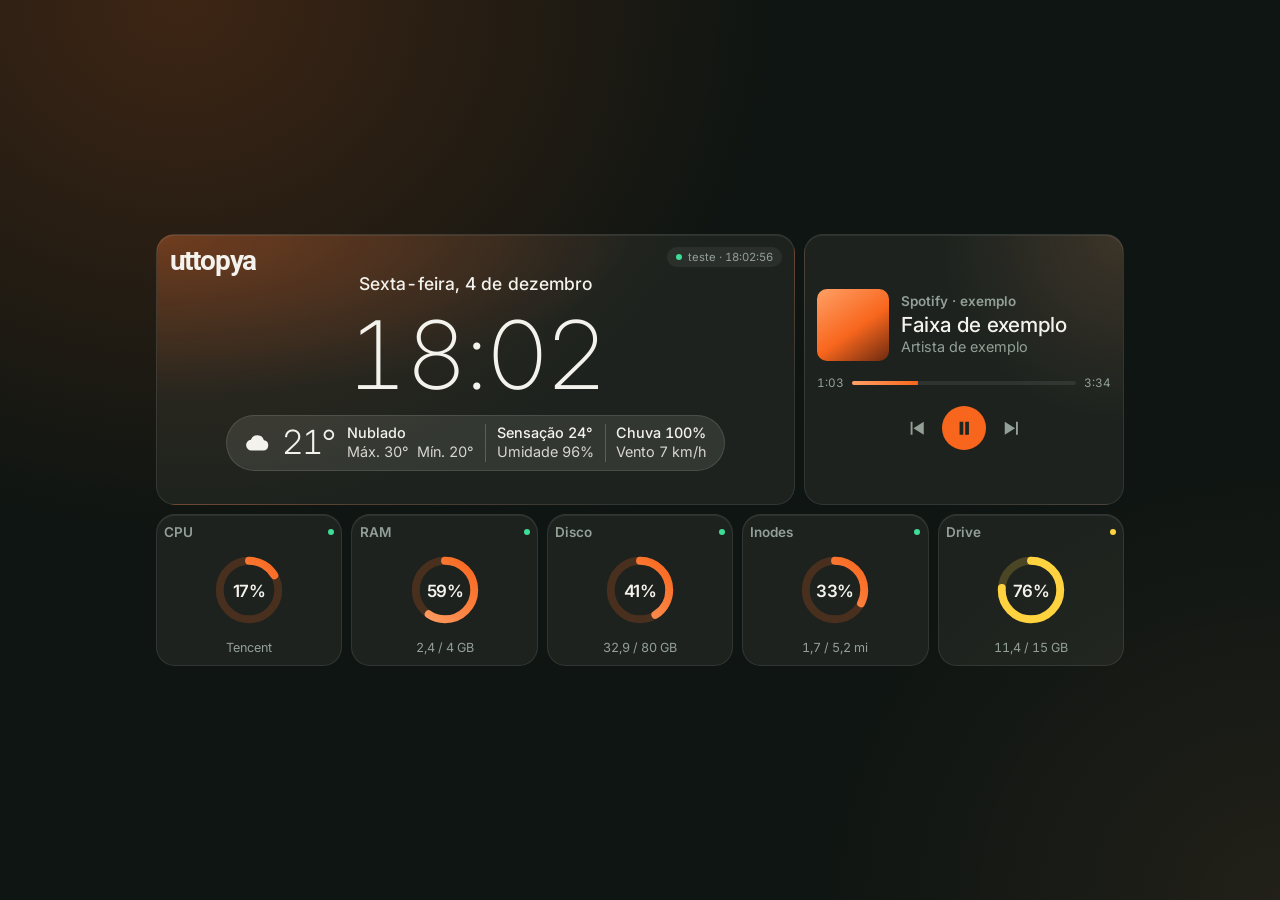
<file: painel-teste/index.html>
<!doctype html><html lang="pt-BR"><meta charset="utf-8"><meta name="viewport" content="width=device-width,initial-scale=1,viewport-fit=cover"><style>:root{padding-block:env(safe-area-inset-top,0px) env(safe-area-inset-bottom,0px)}</style>
<title>Painel Uttopya</title>
<meta name="claude:viewport-fit-sides" content="cover">
<link rel="stylesheet" href="https://fonts.googleapis.com/css2?family=Inter:wght@200..700&family=Roboto:wght@700&display=swap">
<style>
/* Conceito: painel de mesa Uttopya One. Um "palco" com a proporção do celular deitado (20:9)
   escala tudo junto (--k = 1% da altura do palco), então o layout é igual no Redmi e no monitor.
   Card de hora e clima no padrão do Uttopya TV; música compacta; cinco anéis embaixo.
   Fontes: San Francisco quando o aparelho for Apple (-apple-system), Inter como alternativa no Android;
   Roboto 700 só no logotipo. Visual de referência Apple: cards translúcidos sem blur, cantos grandes,
   relógio ultrafino, anéis grossos no estilo Atividade. Cores: laranja #f8661d e grafite #1c2722. */
:root{
  --bg:#0f1512; --card:rgba(244,242,236,.06); --card-2:#26332c; --line:rgba(250,249,246,.09);
  --ink:#f4f2ec; --muted:#93a097;
  --accent:#f8661d; --accent-hi:#ffa066; --on-accent:#1c2722;
  --good:#3ddc97; --warn:#ffd23f; --bad:#ff4d6a;
  color-scheme:dark;
}
*{box-sizing:border-box}
html,body{height:100%;margin:0}
body{
  background:radial-gradient(75% 95% at 14% 0%,rgba(248,102,29,.20),transparent 62%),radial-gradient(60% 80% at 100% 100%,rgba(255,160,102,.08),transparent 60%),var(--bg);
  color:var(--ink);
  display:grid; place-items:center; overflow:hidden;
  -webkit-font-smoothing:antialiased; -webkit-tap-highlight-color:transparent;
}
button{font:inherit;color:inherit}
.stage{
  container-type:size;
  width:min(100vw,calc(100vh*2.2222),1000px);
  aspect-ratio:20/9;
}
.panel{
  --k:1cqh;
  height:100%; display:grid;
  grid-template-columns:8fr 4fr; grid-template-rows:64fr 36fr;
  gap:calc(var(--k)*2);
  padding-block:calc(var(--k)*2);
  padding-left:max(16px,env(safe-area-inset-left,0px));
  padding-right:max(16px,env(safe-area-inset-right,0px));
  font:400 calc(var(--k)*3.8)/1.25 -apple-system,BlinkMacSystemFont,"SF Pro Text",Inter,system-ui,"Segoe UI",Roboto,sans-serif;
  font-variant-numeric:tabular-nums;
}
.card{
  min-width:0; min-height:0; position:relative; overflow:hidden;
  background:var(--card); border:1px solid var(--line); box-shadow:inset 0 1px 0 rgba(255,255,255,.07);
  border-radius:calc(var(--k)*4.2); padding:calc(var(--k)*2.8);
}
.eyebrow{
  font-size:max(11px,calc(var(--k)*3)); font-weight:600; color:var(--muted);
}

/* Hora e clima, no padrão do Uttopya TV */
.now{
  display:flex; flex-direction:column; align-items:center; justify-content:center; text-align:center;
  gap:calc(var(--k)*2.8); padding-top:calc(var(--k)*4);
  background:radial-gradient(120% 95% at 0% 0%,rgba(248,102,29,.30),transparent 62%),var(--card);
}
.logo{
  position:absolute; left:calc(var(--k)*2.8); top:calc(var(--k)*2.6);
  font:700 calc(var(--k)*6.2)/1 Roboto,Arial,sans-serif;
  letter-spacing:-.042857em; white-space:nowrap; color:var(--ink);
}
.chip{
  position:absolute; right:calc(var(--k)*2.8); top:calc(var(--k)*2.6);
  display:inline-flex;align-items:center;gap:6px;white-space:nowrap;
  padding:3px 9px;border-radius:99px;background:rgba(255,255,255,.06);
  color:var(--muted);font-size:max(10px,calc(var(--k)*2.5));
}
.dot{width:6px;height:6px;border-radius:50%;background:var(--good);display:block;flex:none}
.date{font-size:calc(var(--k)*3.9);font-weight:500;letter-spacing:.005em}
.clock{
  all:unset; cursor:pointer; display:block;
  font-size:calc(var(--k)*21); font-weight:200; line-height:1; letter-spacing:-.025em;
}
.clock:focus-visible{outline:2px solid var(--accent-hi);outline-offset:4px;border-radius:6px}
.wx{
  display:inline-flex; align-items:center; gap:calc(var(--k)*2.4);
  max-width:100%; padding:calc(var(--k)*1.8) calc(var(--k)*3.8);
  border-radius:999px; background:rgba(244,242,236,.10); border:1px solid rgba(244,242,236,.12);
  text-align:left; font-size:max(11px,calc(var(--k)*3.2)); line-height:1.3;
}
.wxi{width:calc(var(--k)*6);height:calc(var(--k)*6);min-width:18px;min-height:18px;fill:currentColor;flex:none}
.wxt{font-size:calc(var(--k)*7.4);font-weight:300;line-height:1;letter-spacing:-.02em}
.wxg{display:flex;flex-direction:column;white-space:nowrap}
.wxg b{font-weight:500}
.wxg span{display:flex;gap:.6em;opacity:.85}
.wxg i{font-style:normal}
.sep{width:1px;align-self:stretch;background:rgba(244,242,236,.22);flex:none}
.hud{
  position:absolute; right:calc(var(--k)*2.8); top:calc(var(--k)*9);
  background:var(--card-2); border:1px solid var(--line); border-radius:8px;
  padding:3px 8px; white-space:pre; text-align:right;
  font:500 max(10px,calc(var(--k)*2.6))/1.3 ui-monospace,Menlo,monospace; color:var(--accent-hi);
}

/* Música (compacta) */
.music{
  display:flex;flex-direction:column;justify-content:center;gap:calc(var(--k)*3.4);
  padding:calc(var(--k)*2.6);
  background:radial-gradient(100% 120% at 100% 0%,rgba(255,160,102,.14),transparent 58%),var(--card);
}
.track{display:flex;gap:calc(var(--k)*2.6);align-items:center;min-width:0}
.cover{
  flex:none; width:calc(var(--k)*16); height:calc(var(--k)*16); border-radius:calc(var(--k)*2.2);
  background:linear-gradient(145deg,var(--accent-hi),var(--accent) 55%,#6b2a10);
}
.tinfo{min-width:0}
.ttitle{font-size:calc(var(--k)*4.6);font-weight:500;white-space:nowrap;overflow:hidden;text-overflow:ellipsis;margin-top:calc(var(--k)*.4)}
.tartist{color:var(--muted);white-space:nowrap;overflow:hidden;text-overflow:ellipsis;font-size:max(11px,calc(var(--k)*3.2))}
.bar{display:flex;align-items:center;gap:calc(var(--k)*1.8);color:var(--muted);font-size:max(10px,calc(var(--k)*2.6))}
.rail{flex:1;height:4px;border-radius:2px;background:rgba(255,255,255,.08);overflow:hidden}
.fill{height:100%;width:100%;background:linear-gradient(90deg,var(--accent-hi),var(--accent));transform-origin:left center;transform:scaleX(0)}
.ctl{display:flex;align-items:center;justify-content:center;gap:calc(var(--k)*1.6)}
.btns{display:flex;align-items:center;gap:calc(var(--k)*.8)}
.btn{all:unset;cursor:pointer;display:grid;place-items:center;min-width:44px;min-height:44px;border-radius:50%;color:var(--muted)}
.btn:active{background:rgba(255,255,255,.08)}
.btn:focus-visible{outline:2px solid var(--accent-hi)}
.btn svg{width:calc(var(--k)*5);height:calc(var(--k)*5);min-width:18px;min-height:18px;fill:currentColor}
.btn.play{background:var(--accent);color:var(--on-accent)}
.btn.play:active{background:var(--accent-hi)}

/* Anéis */
.rings{grid-column:1/-1;display:grid;grid-template-columns:repeat(5,1fr);gap:calc(var(--k)*2);min-height:0}
.ring{
  min-width:0;min-height:0;display:flex;flex-direction:column;align-items:center;justify-content:space-between;
  background:var(--card);border:1px solid var(--line);box-shadow:inset 0 1px 0 rgba(255,255,255,.07);border-radius:calc(var(--k)*4.2);
  padding:calc(var(--k)*2) calc(var(--k)*1.6);
}
.rh{display:flex;align-items:center;justify-content:space-between;width:100%;gap:6px}
.ring.warn .dot{background:var(--warn)}
.ring.hot .dot{background:var(--bad)}
.ring svg{height:calc(var(--k)*16);width:auto;max-width:100%}
.ring .trk{fill:none;stroke:rgba(248,102,29,.2);stroke-width:7}
.ring.warn .trk{stroke:rgba(255,210,63,.2)}
.ring.hot .trk{stroke:rgba(255,77,106,.2)}
.ring .val{
  fill:none;stroke:url(#g);stroke-width:7;stroke-linecap:round;
  transform:rotate(-90deg);transform-origin:32px 32px;
  transition:stroke-dashoffset .6s ease;
}
.ring.warn .val{stroke:var(--warn)}
.ring.hot .val{stroke:var(--bad)}
.ring text{fill:var(--ink);font:600 15px -apple-system,BlinkMacSystemFont,"SF Pro Text",Inter,system-ui,sans-serif;letter-spacing:-.02em}
.rd{color:var(--muted);font-size:max(10px,calc(var(--k)*2.8));white-space:nowrap;overflow:hidden;text-overflow:ellipsis;max-width:100%}

@media (orientation:portrait){
  html,body{height:auto}
  body{display:block;overflow-x:hidden;overflow-y:auto}
  .stage{width:100%;aspect-ratio:auto;container-type:inline-size}
  .panel{--k:.62cqw;height:auto;grid-template-columns:1fr;grid-template-rows:none}
  .now{padding-top:calc(var(--k)*16);gap:calc(var(--k)*3)}
  .wx{flex-wrap:wrap;justify-content:center;border-radius:calc(var(--k)*6);row-gap:calc(var(--k)*2)}
  .sep{display:none}
  .rings{grid-template-columns:repeat(2,1fr)}
  .ring{gap:calc(var(--k)*2);padding-block:calc(var(--k)*3)}
  .ring:last-child{grid-column:1/-1}
}
@media (prefers-reduced-motion:reduce){*{transition:none!important}}
</style>

<svg width="0" height="0" style="position:absolute" aria-hidden="true" focusable="false">
  <defs>
    <linearGradient id="g" x1="0" y1="0" x2="1" y2="1">
      <stop offset="0" stop-color="#ffa066"/><stop offset="1" stop-color="#f8661d"/>
    </linearGradient>
  </defs>
</svg>

<div class="stage">
<main class="panel">
  <section class="card now">
    <span class="logo" role="img" aria-label="Uttopya">uttopya</span>
    <span class="chip"><i class="dot"></i><span id="stale">–</span></span>
    <div id="date" class="date"></div>
    <button id="clock" class="clock" type="button" aria-label="Mostrar ou ocultar medidores de teste">--:--</button>
    <div class="wx" aria-label="Clima">
      <svg id="wxi" class="wxi" viewBox="0 0 24 24" aria-hidden="true"></svg>
      <span id="wxt" class="wxt">–</span>
      <span class="wxg"><b id="wxd">–</b><span><i id="wxmax">–</i><i id="wxmin">–</i></span></span>
      <i class="sep"></i>
      <span class="wxg"><b id="wxf">–</b><span id="wxh">–</span></span>
      <i class="sep"></i>
      <span class="wxg"><b id="wxc">–</b><span id="wxv">–</span></span>
    </div>
    <div id="hud" class="hud" hidden></div>
  </section>

  <section class="card music" aria-label="Música">
    <div class="track">
      <div class="cover" aria-hidden="true"></div>
      <div class="tinfo">
        <div class="eyebrow">Spotify · exemplo</div>
        <div id="ttitle" class="ttitle">–</div>
        <div id="tartist" class="tartist">–</div>
      </div>
    </div>
    <div class="bar"><span id="tpos">0:00</span><div class="rail"><div id="fill" class="fill"></div></div><span id="tdur">0:00</span></div>
    <div class="ctl">
      <div class="btns">
        <button id="prev" class="btn" type="button" aria-label="Faixa anterior"><svg viewBox="0 0 24 24"><path d="M6 5h2v14H6zM20 5v14L9 12z"/></svg></button>
        <button id="play" class="btn play" type="button" aria-label="Pausar"><svg viewBox="0 0 24 24"><path id="playicon" d="M7 5h4v14H7zM13 5h4v14h-4z"/></svg></button>
        <button id="next" class="btn" type="button" aria-label="Próxima faixa"><svg viewBox="0 0 24 24"><path d="M16 5h2v14h-2zM4 5l11 7L4 19z"/></svg></button>
      </div>
    </div>
  </section>

  <section id="rings" class="rings" aria-label="Recursos do servidor e do Drive"></section>
</main>
</div>

<script>
(function(){
'use strict';
/* Contrato do futuro GET /api/state (JSON). Este arquivo não contém nenhum token:
   quando o backend existir, só fetchState() muda. */
var REFRESH_MS = 5000;            /* no painel real: 30000 */
var C = 2*Math.PI*26;
var $ = function(s){ return document.querySelector(s); };
var nf = new Intl.NumberFormat('pt-BR',{maximumFractionDigits:1});

var RINGS = [
  {k:'cpu',    name:'CPU'},
  {k:'ram',    name:'RAM'},
  {k:'disk',   name:'Disco'},
  {k:'inodes', name:'Inodes'},
  {k:'drive',  name:'Drive'}
];
$('#rings').innerHTML = RINGS.map(function(r){
  return '<div class="ring" id="ring-'+r.k+'">'+
    '<div class="rh"><span class="eyebrow">'+r.name+'</span><i class="dot"></i></div>'+
    '<svg viewBox="0 0 64 64" aria-hidden="true"><circle class="trk" cx="32" cy="32" r="26"/>'+
    '<circle class="val" cx="32" cy="32" r="26" stroke-dasharray="'+C.toFixed(2)+'" stroke-dashoffset="'+C.toFixed(2)+'"/>'+
    '<text x="32" y="33" text-anchor="middle" dominant-baseline="central">–</text></svg>'+
    '<div class="rd">–</div></div>';
}).join('');

/* ---- ícones de clima (24x24, preenchidos) ---- */
var WX_ICONS = {
  cloud:'<path d="M7 19h10a4.5 4.5 0 0 0 .7-8.95A6 6 0 0 0 6.2 9.6 4.7 4.7 0 0 0 7 19z"/>',
  sun:'<circle cx="12" cy="12" r="4.2"/><path d="M11 2h2v3h-2zM11 19h2v3h-2zM2 11h3v2H2zM19 11h3v2h-3zM4.9 6.3l1.4-1.4 2.1 2.1-1.4 1.4zM15.6 17l1.4-1.4 2.1 2.1-1.4 1.4zM4.9 17.7l2.1-2.1 1.4 1.4-2.1 2.1zM15.6 7l2.1-2.1 1.4 1.4L17 8.4z"/>',
  rain:'<path d="M7 15h10a4.5 4.5 0 0 0 .7-8.95A6 6 0 0 0 6.2 5.6 4.7 4.7 0 0 0 7 15z"/><path d="M7 17l-1 3h1.6l1-3zM11.5 17l-1 3h1.6l1-3zM16 17l-1 3h1.6l1-3z"/>',
  storm:'<path d="M7 15h10a4.5 4.5 0 0 0 .7-8.95A6 6 0 0 0 6.2 5.6 4.7 4.7 0 0 0 7 15z"/><path d="M12.8 14l-3 4.6h2.4L11 22l3.8-5.2h-2.5z"/>'
};

/* ---- dados simulados (clima copiado do Uttopya TV, só como exemplo) ---- */
var sim = {cpu:23, ram:2.3, disk:33, inodes:1.7, drive:11.4};
var TOTAL = {ram:4, disk:80, inodes:5.2, drive:15};
function drift(v,min,max,step){ return Math.min(max,Math.max(min,v+(Math.random()-.5)*step)); }
function fetchState(){
  sim.cpu = drift(sim.cpu,4,96,22);
  sim.ram = drift(sim.ram,1.2,3.8,.4);
  sim.disk = drift(sim.disk,30,36,.3);
  sim.inodes = drift(sim.inodes,1.5,2,.02);
  sim.drive = drift(sim.drive,11,12,.02);
  return Promise.resolve({
    at: Date.now(),
    weather:{icon:'cloud',temp:21,desc:'Nublado',max:30,min:20,feels:24,humidity:96,rainPct:100,windKmh:7},
    tencent:{
      cpuPct: sim.cpu,
      ram:{used:sim.ram,total:TOTAL.ram},
      disk:{used:sim.disk,total:TOTAL.disk},
      inodes:{used:sim.inodes,total:TOTAL.inodes}
    },
    drive:{used:sim.drive,total:TOTAL.drive}
  });
}

function setRing(k,pct,detail){
  var el = $('#ring-'+k), p = Math.max(0,Math.min(100,pct));
  el.querySelector('.val').style.strokeDashoffset = (C*(1-p/100)).toFixed(2);
  el.classList.toggle('hot', p>=85);
  el.classList.toggle('warn', p>=70 && p<85);
  el.querySelector('text').textContent = Math.round(p)+'%';
  el.querySelector('.rd').textContent = detail;
}
function pct(o){ return o.used/o.total*100; }
function renderWeather(w){
  $('#wxi').innerHTML = WX_ICONS[w.icon] || WX_ICONS.cloud;
  $('#wxt').textContent = Math.round(w.temp)+'°';
  $('#wxd').textContent = w.desc;
  $('#wxmax').textContent = 'Máx. '+Math.round(w.max)+'°';
  $('#wxmin').textContent = 'Mín. '+Math.round(w.min)+'°';
  $('#wxf').textContent = 'Sensação '+Math.round(w.feels)+'°';
  $('#wxh').textContent = 'Umidade '+Math.round(w.humidity)+'%';
  $('#wxc').textContent = 'Chuva '+Math.round(w.rainPct)+'%';
  $('#wxv').textContent = 'Vento '+Math.round(w.windKmh)+' km/h';
}
function render(s){
  var t = s.tencent;
  renderWeather(s.weather);
  setRing('cpu', t.cpuPct, 'Tencent');
  setRing('ram', pct(t.ram), nf.format(t.ram.used)+' / '+nf.format(t.ram.total)+' GB');
  setRing('disk', pct(t.disk), nf.format(t.disk.used)+' / '+nf.format(t.disk.total)+' GB');
  setRing('inodes', pct(t.inodes), nf.format(t.inodes.used)+' / '+nf.format(t.inodes.total)+' mi');
  setRing('drive', pct(s.drive), nf.format(s.drive.used)+' / '+nf.format(s.drive.total)+' GB');
  $('#stale').textContent = 'teste · '+new Date(s.at).toLocaleTimeString('pt-BR');
}
function refresh(){
  if(document.hidden) return;
  fetchState().then(render).catch(function(){ $('#stale').textContent = 'sem conexão'; });
}

/* ---- relógio e música (simulada) ---- */
var TRACKS = [
  {t:'Faixa de exemplo',a:'Artista de exemplo',d:214},
  {t:'Segunda faixa',a:'Outro artista',d:187},
  {t:'Terceira faixa',a:'Artista três',d:243}
];
var ti = 0, pos = 62, playing = true, last = performance.now(), lastMin = -1;
function fmt(s){ s = Math.floor(s); return Math.floor(s/60)+':'+String(s%60).padStart(2,'0'); }
function renderTrack(){
  var tr = TRACKS[ti];
  $('#ttitle').textContent = tr.t; $('#tartist').textContent = tr.a; $('#tdur').textContent = fmt(tr.d);
}
function renderPlay(){
  $('#playicon').setAttribute('d', playing ? 'M7 5h4v14H7zM13 5h4v14h-4z' : 'M8 5v14l11-7z');
  $('#play').setAttribute('aria-label', playing ? 'Pausar' : 'Tocar');
}
function tick(){
  if(document.hidden) return;
  var now = performance.now();
  if(playing){
    pos += (now-last)/1000;
    if(pos >= TRACKS[ti].d){ ti = (ti+1)%TRACKS.length; pos = 0; renderTrack(); }
  }
  last = now;
  $('#fill').style.transform = 'scaleX('+(pos/TRACKS[ti].d).toFixed(4)+')';
  $('#tpos').textContent = fmt(pos);
  var d = new Date(), m = d.getMinutes();
  if(m !== lastMin){
    lastMin = m;
    $('#clock').textContent = String(d.getHours()).padStart(2,'0')+':'+String(m).padStart(2,'0');
    var ds = d.toLocaleDateString('pt-BR',{weekday:'long',day:'numeric',month:'long'});
    $('#date').textContent = ds.charAt(0).toUpperCase()+ds.slice(1);
  }
}
$('#play').addEventListener('click',function(){ playing = !playing; last = performance.now(); renderPlay(); });
$('#next').addEventListener('click',function(){ ti = (ti+1)%TRACKS.length; pos = 0; renderTrack(); });
$('#prev').addEventListener('click',function(){ ti = (ti+TRACKS.length-1)%TRACKS.length; pos = 0; renderTrack(); });

/* ---- medidores de teste (toque no relógio) ---- */
var hud = $('#hud'), hudOn = false, raf = 0, frames = 0, t0 = 0;
function loop(t){
  frames++;
  if(t-t0 >= 1000){
    var mem = performance.memory ? Math.round(performance.memory.usedJSHeapSize/1048576)+' MB heap' : 'heap n/d';
    hud.textContent = Math.round(frames*1000/(t-t0))+' fps\n'+mem+'\n'+document.getElementsByTagName('*').length+' nós';
    frames = 0; t0 = t;
  }
  raf = requestAnimationFrame(loop);
}
$('#clock').addEventListener('click',function(){
  hudOn = !hudOn; hud.hidden = !hudOn;
  if(hudOn){ frames = 0; t0 = performance.now(); raf = requestAnimationFrame(loop); }
  else cancelAnimationFrame(raf);
});

/* ---- tela sempre acesa (se o navegador permitir) ---- */
var wl = null;
function keepAwake(){
  try{
    if('wakeLock' in navigator && !document.hidden){
      navigator.wakeLock.request('screen').then(function(l){ wl = l; l.addEventListener('release',function(){ wl = null; }); }).catch(function(){});
    }
  }catch(e){}
}
document.addEventListener('visibilitychange',function(){
  if(!document.hidden){ last = performance.now(); keepAwake(); refresh(); tick(); }
});
addEventListener('pointerdown',keepAwake,{once:true});

renderTrack(); renderPlay(); keepAwake(); refresh(); tick();
setInterval(refresh, REFRESH_MS);
setInterval(tick, 1000);
})();
</script>
</file>
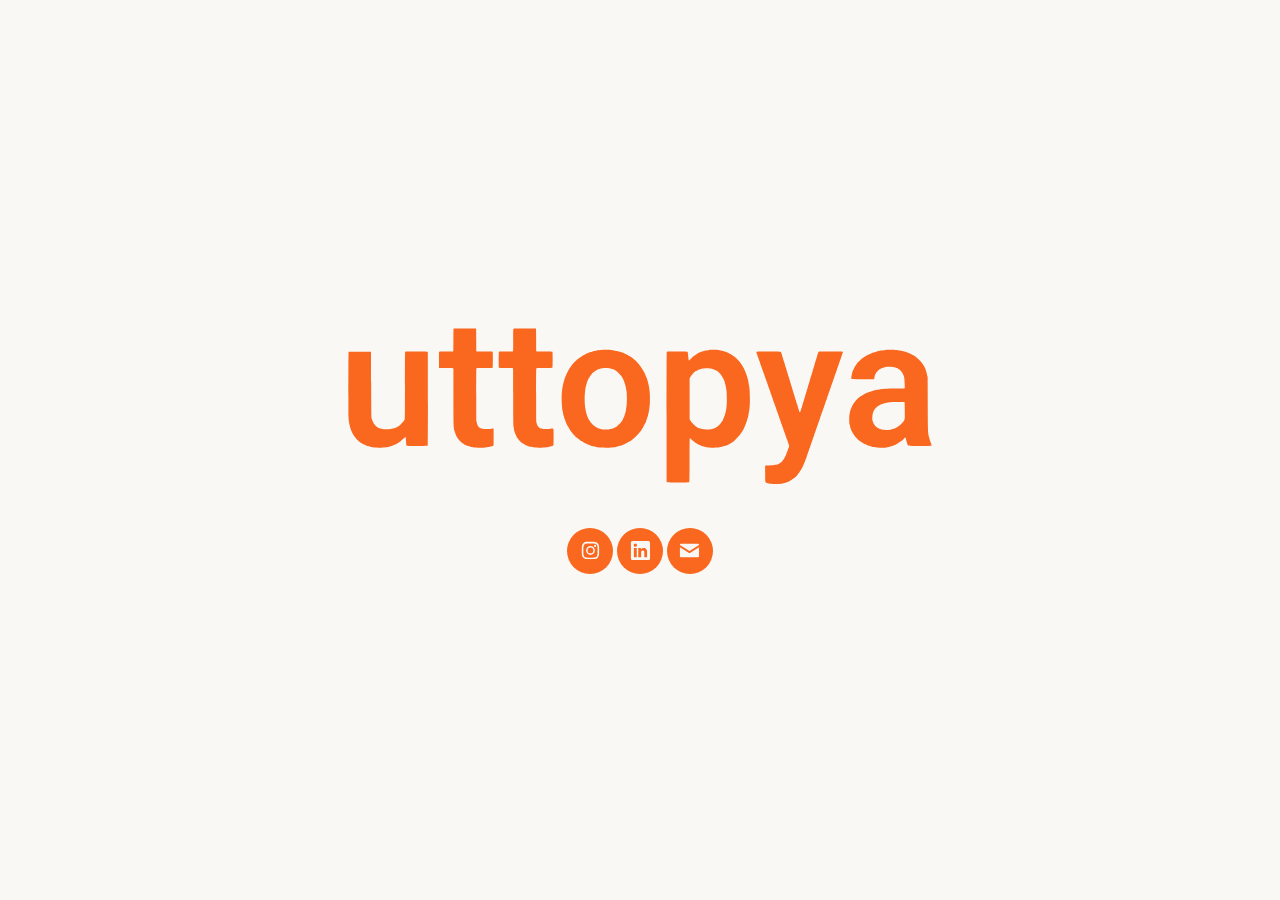
<file: uttopya-site/index.html>
<!doctype html>
<html lang="pt-BR">
<head>
<meta charset="utf-8">
<meta name="viewport" content="width=device-width, initial-scale=1">
<title>Uttopya — Estúdio Editorial</title>
<meta name="description" content="Uttopya, estúdio editorial.">
<meta name="theme-color" content="#faf8f4">
<meta property="og:title" content="Uttopya">
<meta property="og:description" content="Estúdio editorial.">
<meta property="og:url" content="https://uttopya.com.br/">
<meta property="og:type" content="website">
<link rel="icon" href="data:image/svg+xml,%3Csvg xmlns='http://www.w3.org/2000/svg' viewBox='0 0 32 32'%3E%3Ccircle cx='16' cy='16' r='16' fill='%23fa671e'/%3E%3Ctext x='16' y='23' font-family='Helvetica,Arial,sans-serif' font-size='22' font-weight='700' text-anchor='middle' fill='%23faf8f4'%3Eu%3C/text%3E%3C/svg%3E">
<style>
:root {
  --bg: #faf8f4;
  --orange: #fa671e;
  --logo: clamp(260px, 46vw, 680px);
}
@media (max-width: 600px) {
  :root { --logo: 78vw; }
}
* { box-sizing: border-box; }
html, body { height: 100%; margin: 0; }
body {
  display: flex;
  flex-direction: column;
  align-items: center;
  justify-content: center;
  gap: calc(var(--logo) * 0.07);
  padding: 0 16px;
  background: var(--bg);
  color: var(--orange);
}
h1 { margin: 0; line-height: 0; }
h1 img { display: block; width: var(--logo); height: auto; }
nav { display: flex; gap: 4px; }
nav a {
  --size: max(36px, calc(var(--logo) * 0.078));
  display: grid;
  place-items: center;
  width: var(--size);
  height: var(--size);
  border-radius: 50%;
  background: var(--orange);
  color: var(--bg);
  transition: transform .15s ease, opacity .15s ease;
}
nav a:hover { transform: translateY(-2px); opacity: .88; }
nav a:focus-visible { outline: 3px solid var(--orange); outline-offset: 3px; }
nav svg { width: 50%; height: 50%; fill: currentColor; }
@media (prefers-reduced-motion: reduce) {
  nav a { transition: none; }
}
</style>
</head>
<body>
<main>
  <h1><img src="assets/logo.svg" alt="uttopya" width="3668" height="1000"></h1>
</main>
<nav aria-label="Contato e redes sociais">
  <a href="https://www.instagram.com/uttopya" target="_blank" rel="noopener" aria-label="Instagram da Uttopya">
    <svg viewBox="0 0 24 24" aria-hidden="true"><path d="M12 7.4A4.6 4.6 0 1 0 12 16.6 4.6 4.6 0 0 0 12 7.4Zm0 7.6a3 3 0 1 1 0-6 3 3 0 0 1 0 6Zm5.9-7.8a1.1 1.1 0 1 1-2.2 0 1.1 1.1 0 0 1 2.2 0ZM21 8.3c-.1-1.5-.4-2.8-1.5-3.8S17.2 3.1 15.7 3C14.1 2.9 9.9 2.9 8.3 3 6.8 3.100 5.500 3.400 4.500 4.500S3.100 6.800 3 8.300c-.1 1.600-.1 5.800 0 7.400.1 1.500.4 2.800 1.500 3.800s2.300 1.400 3.800 1.500c1.600.1 5.800.1 7.400 0 1.500-.1 2.800-.4 3.800-1.500s1.400-2.300 1.500-3.800c.1-1.600.1-5.800 0-7.400Zm-2 9.100a3 3 0 0 1-1.700 1.700c-1.200.5-4.100.4-5.300.4s-4.100.1-5.300-.4A3 3 0 0 1 5 17.400c-.5-1.200-.4-4.100-.4-5.400s-.1-4.100.4-5.300A3 3 0 0 1 6.700 5c1.200-.5 4.100-.4 5.300-.4s4.100-.1 5.300.4A3 3 0 0 1 19 6.700c.5 1.200.4 4.100.4 5.300s.1 4.100-.4 5.400Z"/></svg>
  </a>
  <a href="https://www.linkedin.com/company/uttopya" target="_blank" rel="noopener" aria-label="LinkedIn da Uttopya">
    <svg viewBox="0 0 24 24" aria-hidden="true"><path d="M20.4 2H3.6A1.600 1.600 0 0 0 2 3.600v16.800A1.600 1.600 0 0 0 3.600 22h16.800a1.600 1.600 0 0 0 1.600-1.600V3.600A1.600 1.600 0 0 0 20.400 2ZM8.100 19H5.100V9.500h3V19ZM6.600 8.200a1.700 1.700 0 1 1 0-3.500 1.700 1.700 0 0 1 0 3.500ZM19 19h-3v-4.600c0-1.100 0-2.500-1.500-2.500s-1.800 1.200-1.800 2.400V19h-3V9.500h2.800v1.300c.4-.8 1.400-1.500 2.800-1.500 3 0 3.600 2 3.600 4.600V19Z"/></svg>
  </a>
  <a href="mailto:contato@uttopya.com.br" aria-label="Enviar e-mail para contato@uttopya.com.br">
    <svg viewBox="0 0 24 24" aria-hidden="true"><path d="M3 5h18a1 1 0 0 1 1 1v.4l-10 6.200L2 6.400V6a1 1 0 0 1 1-1Zm19 3.700V18a1 1 0 0 1-1 1H3a1 1 0 0 1-1-1V8.700l9.500 5.900a1 1 0 0 0 1 0L22 8.700Z"/></svg>
  </a>
</nav>
</body>
</html>
</file>
